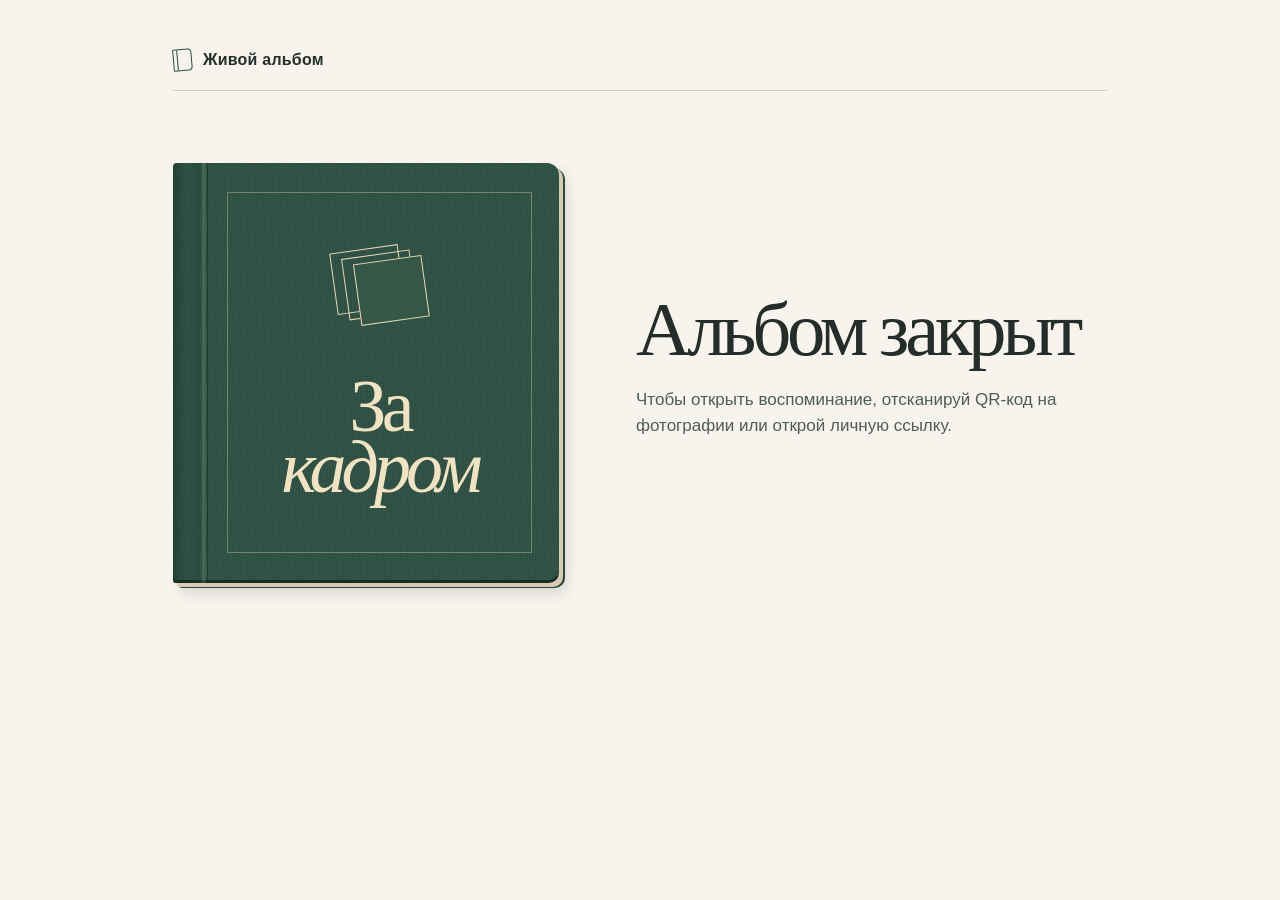
<file: index.html>
<!doctype html>
<html lang="ru">
<head>
  <meta http-equiv="Content-Security-Policy" content="default-src 'none'; script-src 'sha384-aQgFsLieLZvNCq0Vkze5WVeBQPSxnhvkNlhLbAtbYWpcZZdUYBZUf9lCDEJTy72k' 'sha384-7Y7/o57b6QUoQgUjtWdsENLOJvB04gaQDwj1MkElxLaACCdKGFAilELByv6xAjic'; style-src 'self'; img-src data:; media-src blob:; connect-src 'self'; frame-src 'self'; worker-src 'none'; base-uri 'none'; form-action 'none'; object-src 'none'">
  <meta charset="utf-8">
  <meta name="referrer" content="no-referrer">
  <meta name="viewport" content="width=device-width,initial-scale=1,viewport-fit=cover">
  <title>За кадром · Живой альбом</title>
  <script src="album-aligned-v4.js" integrity="sha384-aQgFsLieLZvNCq0Vkze5WVeBQPSxnhvkNlhLbAtbYWpcZZdUYBZUf9lCDEJTy72k"></script>
  <script defer src="stream-smooth.js" integrity="sha384-7Y7/o57b6QUoQgUjtWdsENLOJvB04gaQDwj1MkElxLaACCdKGFAilELByv6xAjic"></script>
</head>
<body>
  <main class="cover" id="main">
    <header class="mast"><span class="brand"><i class="book-mark" aria-hidden="true"></i>Живой альбом</span><button id="lock" class="text-btn" hidden>Закрыть доступ</button></header>
    <section class="spread">
      <div class="book" aria-hidden="true"><div class="book-spine"></div><div class="book-inset"><div class="motion-mark"><i></i><i></i><i></i></div><div class="book-title">За<br><em>кадром</em></div></div></div>
      <div class="intro">
        <h1 id="title">Альбом закрыт</h1>
        <p id="intro-text" role="status">Чтобы открыть воспоминание, отсканируй QR-код на фотографии или открой личную ссылку.</p>
        <div id="actions" hidden><button id="camera" class="primary">Открыть камеру</button></div>
        <p id="camera-hint" class="hint" hidden></p>
      </div>
    </section>
    <noscript>Для просмотра альбома включи JavaScript в браузере.</noscript>
  </main>
  <section class="overlay" id="scanner" hidden aria-label="Распознавание фотографии">
    <div id="frame"></div>
    <div class="scan-top"><button id="exit-camera">Закрыть камеру</button><button id="scan-voice" hidden>Включить звук</button></div>
    <div class="scan-bottom"><p id="scan-status" role="status"></p><button class="scan-fallback" id="scan-play" hidden>Запустить ролик</button><button class="scan-fallback" id="scan-retry" hidden>Попробовать ещё раз</button></div>
  </section>
</body>
</html>
</file>
